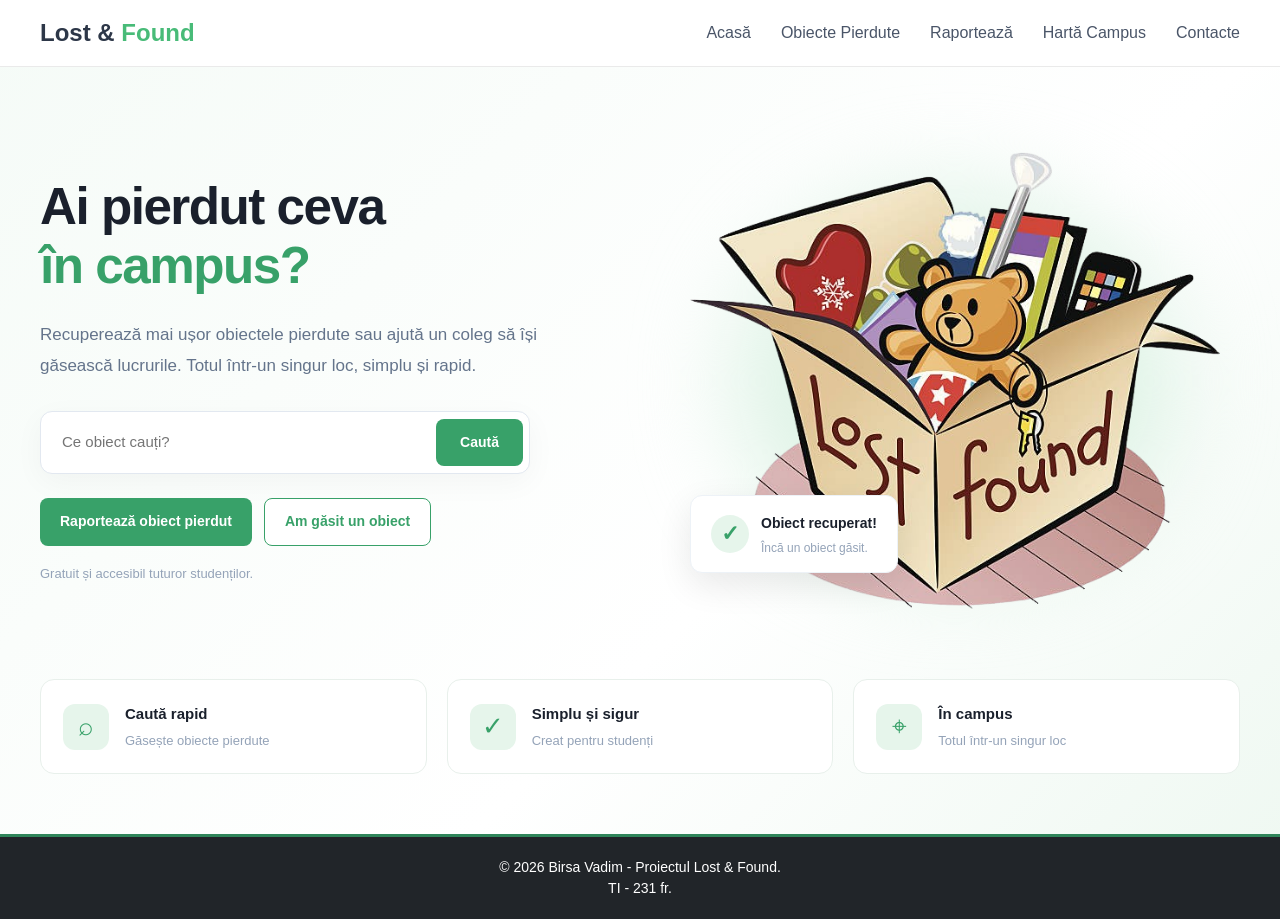
<file: lost-and-found-campusProMax/index.html>
<!DOCTYPE html>
<html lang="en">

<head>
    <meta charset="UTF-8">
    <meta name="viewport" content="width=device-width, initial-scale=1.0">
    <title>Lost & Found</title>
    <link rel="stylesheet" href="styles/normalize.css">
    <link rel="stylesheet" href="styles/header.css">
    <link rel="stylesheet" href="styles/style.css">
    <link rel="stylesheet" href="styles/footer.css">
    <link rel="icon" type="image/png" href="images/cactus.png">
</head>

<body>
    <header class="header">
        <div class="header__container">
            <p class="header__title">Lost & <span class="header__title-secondary">Found</span></p>
            <nav class="header__nav">
                <ul class="header__nav-list">
                    <li class="header__nav-item"><a href="index.html" class="header__nav-link">Acasă</a></li>
                    <li class="header__nav-item"><a href="obiecte-pierdute.html" class="header__nav-link">Obiecte Pierdute</a></li>
                    <li class="header__nav-item"><a href="raporteaza.html" class="header__nav-link">Raportează</a></li>
                    <li class="header__nav-item"><a href="harta-campus.html" class="header__nav-link">Hartă Campus</a></li>
                    <li class="header__nav-item"><a href="contacte.html" class="header__nav-link">Contacte</a></li>
                </ul>
            </nav>
        </div>
    </header>

    <main class="main">
        <section class="hero">
            <div class="hero__container">
                <div class="hero__left">
                    <h1 class="hero__title">
                        Ai pierdut ceva
                        <span>în campus?</span>
                    </h1>

                    <p class="hero__description">
                        Recuperează mai ușor obiectele pierdute
                        sau ajută un coleg să își găsească
                        lucrurile. Totul într-un singur loc,
                        simplu și rapid.
                    </p>

                    <form class="hero__search" action="#" method="get">
                        <input type="search" name="search" placeholder="Ce obiect cauți?"
                            aria-label="Caută obiecte pierdute">
                        <button type="submit">Caută</button>
                    </form>

                    <div class="hero__buttons">
                        <a href="#" class="hero__button-lost">
                            Raportează obiect pierdut
                        </a>
                        <a href="#" class="hero__button-found">
                            Am găsit un obiect
                        </a>
                    </div>

                    <p class="hero__hint">
                        Gratuit și accesibil tuturor studenților.
                    </p>
                </div>

                <div class="hero__right">
                    <div class="hero__image-wrapper">
                        <img class="hero__image" src="images/lostfound.png" alt="Obiecte pierdute și găsite">

                        <div class="hero__floating-card">
                            <span class="hero__floating-icon">✓</span>
                            <div>
                                <strong>Obiect recuperat!</strong>
                                <p>Încă un obiect găsit.</p>
                            </div>
                        </div>
                    </div>
                </div>
            </div>

            <div class="hero__features">
                <div class="hero__feature">
                    <span class="hero__feature-icon">⌕</span>
                    <div>
                        <strong>Caută rapid</strong>
                        <p>Găsește obiecte pierdute</p>
                    </div>
                </div>

                <div class="hero__feature">
                    <span class="hero__feature-icon">✓</span>
                    <div>
                        <strong>Simplu și sigur</strong>
                        <p>Creat pentru studenți</p>
                    </div>
                </div>

                <div class="hero__feature">
                    <span class="hero__feature-icon">⌖</span>
                    <div>
                        <strong>În campus</strong>
                        <p>Totul într-un singur loc</p>
                    </div>
                </div>
            </div>
            </div>
        </section>
    </main>

    <footer class="footer">
        <p>&copy; 2026 Birsa Vadim - Proiectul Lost & Found.</p>
        <p>TI - 231 fr.</p>
    </footer>
</body>

</html>
</file>
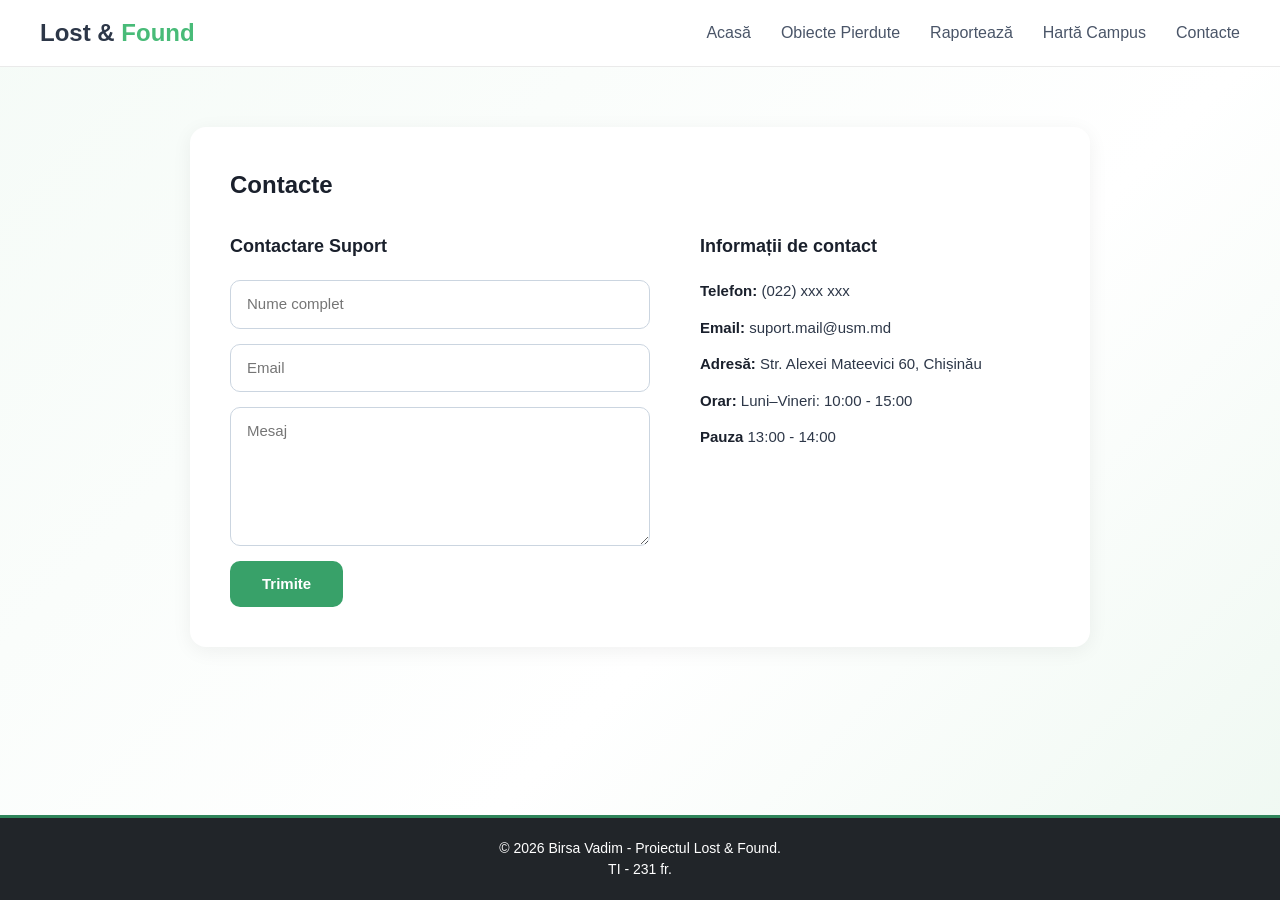
<file: lost-and-found-campusProMax/contacte.html>
<!DOCTYPE html>
<html lang="en">

<head>
    <meta charset="UTF-8">
    <meta name="viewport" content="width=device-width, initial-scale=1.0">
    <title>Lost & Found</title>
    <link rel="stylesheet" href="styles/normalize.css">
    <link rel="stylesheet" href="styles/header.css">
    <link rel="stylesheet" href="styles/style.css">
    <link rel="stylesheet" href="styles/footer.css">
    <link rel="stylesheet" href="styles/contact.css">
    <link rel="icon" type="image/png" href="images/cactus.png">
</head>

<body>
    <header class="header">
        <div class="header__container">
            <p class="header__title">Lost & <span class="header__title-secondary">Found</span></p>
            <nav class="header__nav">
                <ul class="header__nav-list">
                    <li class="header__nav-item"><a href="index.html" class="header__nav-link">Acasă</a></li>
                    <li class="header__nav-item"><a href="obiecte-pierdute.html" class="header__nav-link">Obiecte
                            Pierdute</a></li>
                    <li class="header__nav-item"><a href="raporteaza.html" class="header__nav-link">Raportează</a></li>
                    <li class="header__nav-item"><a href="harta-campus.html" class="header__nav-link">Hartă Campus</a>
                    </li>
                    <li class="header__nav-item"><a href="contacte.html" class="header__nav-link">Contacte</a></li>
                </ul>
            </nav>
        </div>
    </header>

    <main class="main">
        <section class="contact-section">
            <div class="contact-card">
                <h2 class="contact-main-title">Contacte</h2>

                <div class="contact-grid">
                    <div class="contact-form-wrapper">
                        <h3 class="contact-subtitle">Contactare Suport</h3>
                        <form class="contact-form" action="#" method="POST">
                            <input type="text" name="nume" placeholder="Nume complet" required>
                            <input type="email" name="email" placeholder="Email" required>
                            <textarea name="mesaj" rows="5" placeholder="Mesaj" required></textarea>
                            <button type="submit" class="btn-trimite">Trimite</button>
                        </form>
                    </div>

           
                    <div class="contact-info-wrapper">
                        <h3 class="contact-subtitle">Informații de contact</h3>
                        <div class="contact-details">
                            <p><strong>Telefon:</strong> (022) xxx xxx</p>
                            <p><strong>Email:</strong> suport.mail@usm.md</p>
                            <p><strong>Adresă:</strong> Str. Alexei Mateevici 60, Chișinău</p>
                            <p><strong>Orar:</strong> Luni–Vineri: 10:00 - 15:00</p>
                            <p><strong>Pauza</strong> 13:00 - 14:00</p>
                        </div>
                    </div>
                </div>
            </div>
        </section>




    </main>

    <footer class="footer">
        <p>&copy; 2026 Birsa Vadim - Proiectul Lost & Found.</p>
        <p>TI - 231 fr.</p>
    </footer>
</body>

</html>
</file>
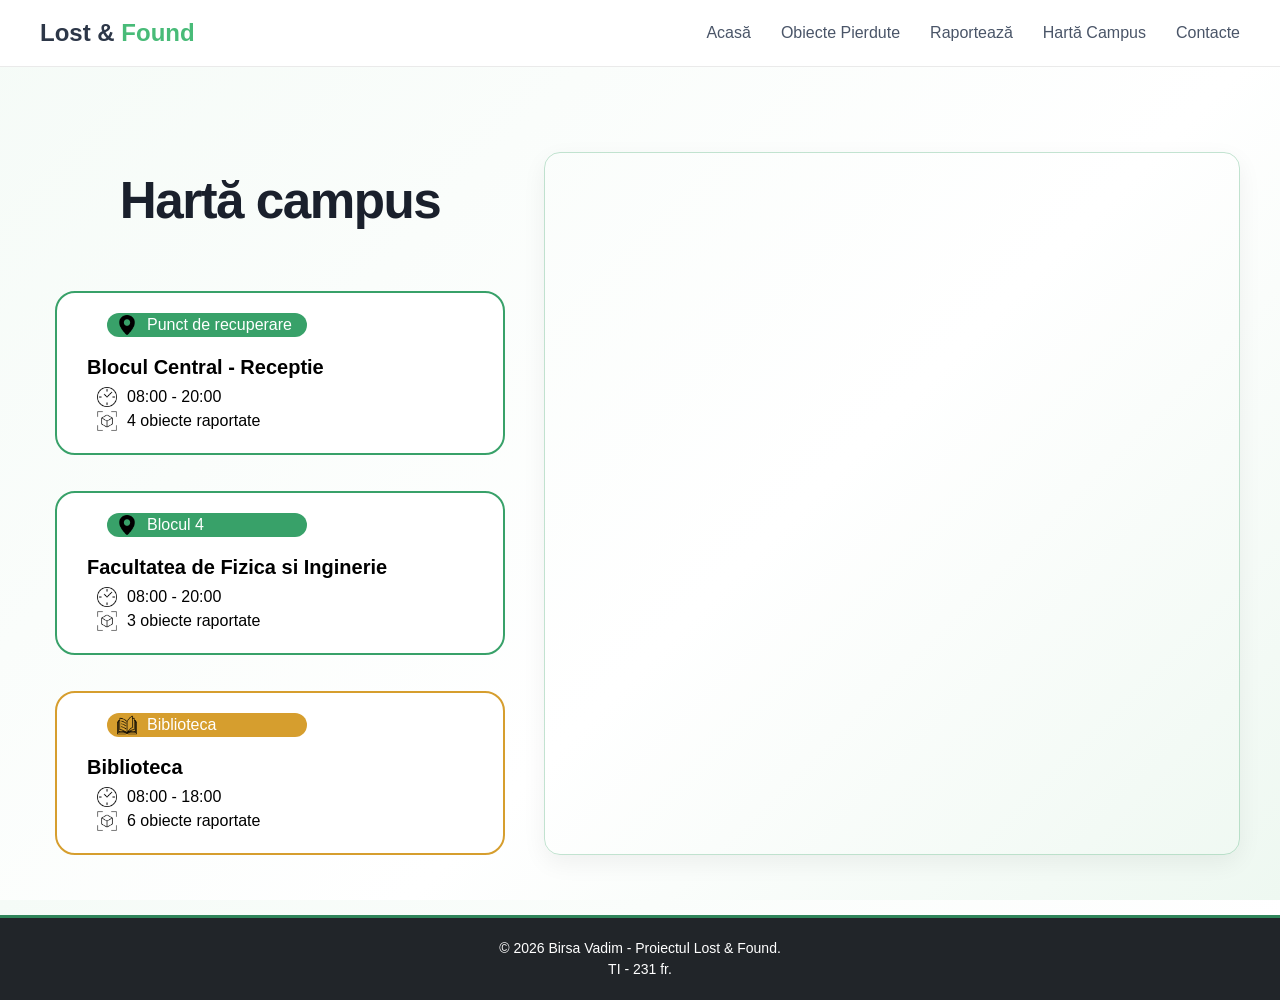
<file: lost-and-found-campusProMax/harta-campus.html>
<!DOCTYPE html>
<html lang="en">

<head>
    <meta charset="UTF-8">
    <meta name="viewport" content="width=device-width, initial-scale=1.0">
    <title>Lost & Found</title>
    <link rel="stylesheet" href="styles/normalize.css">
    <link rel="stylesheet" href="styles/header.css">
    <link rel="stylesheet" href="styles/map-section.css">
    <link rel="stylesheet" href="styles/footer.css">
    <link rel="icon" type="image/png" href="images/cactus.png">
</head>

<body>
    <header class="header">
        <div class="header__container">
            <p class="header__title">Lost & <span class="header__title-secondary">Found</span></p>
            <nav class="header__nav">
                <ul class="header__nav-list">
                    <li class="header__nav-item"><a href="index.html" class="header__nav-link">Acasă</a></li>
                    <li class="header__nav-item"><a href="obiecte-pierdute.html" class="header__nav-link">Obiecte
                            Pierdute</a></li>
                    <li class="header__nav-item"><a href="raporteaza.html" class="header__nav-link">Raportează</a></li>
                    <li class="header__nav-item"><a href="harta-campus.html" class="header__nav-link">Hartă Campus</a>
                    </li>
                    <li class="header__nav-item"><a href="contacte.html" class="header__nav-link">Contacte</a></li>
                </ul>
            </nav>
        </div>
    </header>

    <main class="main">

        <section class="map-section">
            <div class="map-section__container">
                <div class="map-section__left">
                    <h1 class="map-section__title">
                        Hartă campus
                    </h1>



                    <div class="map-section__locatie">
                        <div class="map-section__locatie-icon">
                            <div class="map-section__locatie-icon-wrapper">
                                <img src="images/location.png" alt="Iconiță locație">
                            </div>
                            <p class="map-section__locatie-icon-description">
                                Punct de recuperare
                            </p>
                        </div>

                        <p class="map-section__locatie-text">
                            Blocul Central - Receptie
                        </p>

                        <div class="map-section__icon">
                            <div class="map-section__clock">
                                <img src="images/clock.png" alt="Iconiță Ceas">
                            </div>
                            <p class="map-section__context">
                                08:00 - 20:00
                            </p>
                        </div>


                        <div class="map-section__icon">
                            <div class="map-section__object">
                                <img src="images/object.png" alt="Iconiță Obiecte">
                            </div>
                            <p class="map-section__context">
                                4 obiecte raportate
                            </p>
                        </div>

                    </div>


                    <div class="map-section__locatie">
                        <div class="map-section__locatie-icon">
                            <div class="map-section__locatie-icon-wrapper">
                                <img src="images/location.png" alt="Iconiță locație">
                            </div>
                            <p class="map-section__locatie-icon-description">
                                Blocul 4
                            </p>
                        </div>

                        <p class="map-section__locatie-text">
                            Facultatea de Fizica si Inginerie
                        </p>

                        <div class="map-section__icon">
                            <div class="map-section__clock">
                                <img src="images/clock.png" alt="Iconiță Ceas">
                            </div>
                            <p class="map-section__context">
                                08:00 - 20:00
                            </p>
                        </div>


                        <div class="map-section__icon">
                            <div class="map-section__object">
                                <img src="images/object.png" alt="Iconiță Obiecte">
                            </div>
                            <p class="map-section__context">
                                3 obiecte raportate
                            </p>
                        </div>

                    </div>

                    <div class="map-section__locatie-danger">
                        <div class="map-section__locatie-icon-danger">
                            <div class="map-section__locatie-icon-wrapper">
                                <img src="images/book.png" alt="Iconiță locație">
                            </div>
                            <p class="map-section__locatie-icon-description">
                                Biblioteca
                            </p>
                        </div>

                        <p class="map-section__locatie-text">
                            Biblioteca
                        </p>

                        <div class="map-section__icon">
                            <div class="map-section__clock">
                                <img src="images/clock.png" alt="Iconiță Ceas">
                            </div>
                            <p class="map-section__context">
                                08:00 - 18:00
                            </p>
                        </div>


                        <div class="map-section__icon">
                            <div class="map-section__object">
                                <img src="images/object.png" alt="Iconiță Obiecte">
                            </div>
                            <p class="map-section__context">
                                6 obiecte raportate
                            </p>
                        </div>

                    </div>




                </div>

                <div class="map-section__right">
                    <div class="map-section__image-wrapper">
                        <iframe
                            src="https://www.google.com/maps/embed?pb=!1m18!1m12!1m3!1d2719.539313264421!2d28.820510776885376!3d47.01920612739343!2m3!1f0!2f0!3f0!3m2!1i1024!2i768!4f13.1!3m3!1m2!1s0x40c97c2d03e2c6b1%3A0xd8e8b74ac8c3ef7b!2sMoldavian%20State%20University!5e0!3m2!1sen!2smd!4v1700000000000!5m2!1sen!2smd"
                            width="600" height="450" style="border:0;" allowfullscreen="" loading="lazy"
                            referrerpolicy="no-referrer-when-downgrade"></iframe>


                    </div>
                </div>
            </div>



        </section>
    </main>

    <footer class="footer">
        <p>&copy; 2026 Birsa Vadim - Proiectul Lost & Found.</p>
        <p>TI - 231 fr.</p>
    </footer>
</body>

</html>
</file>
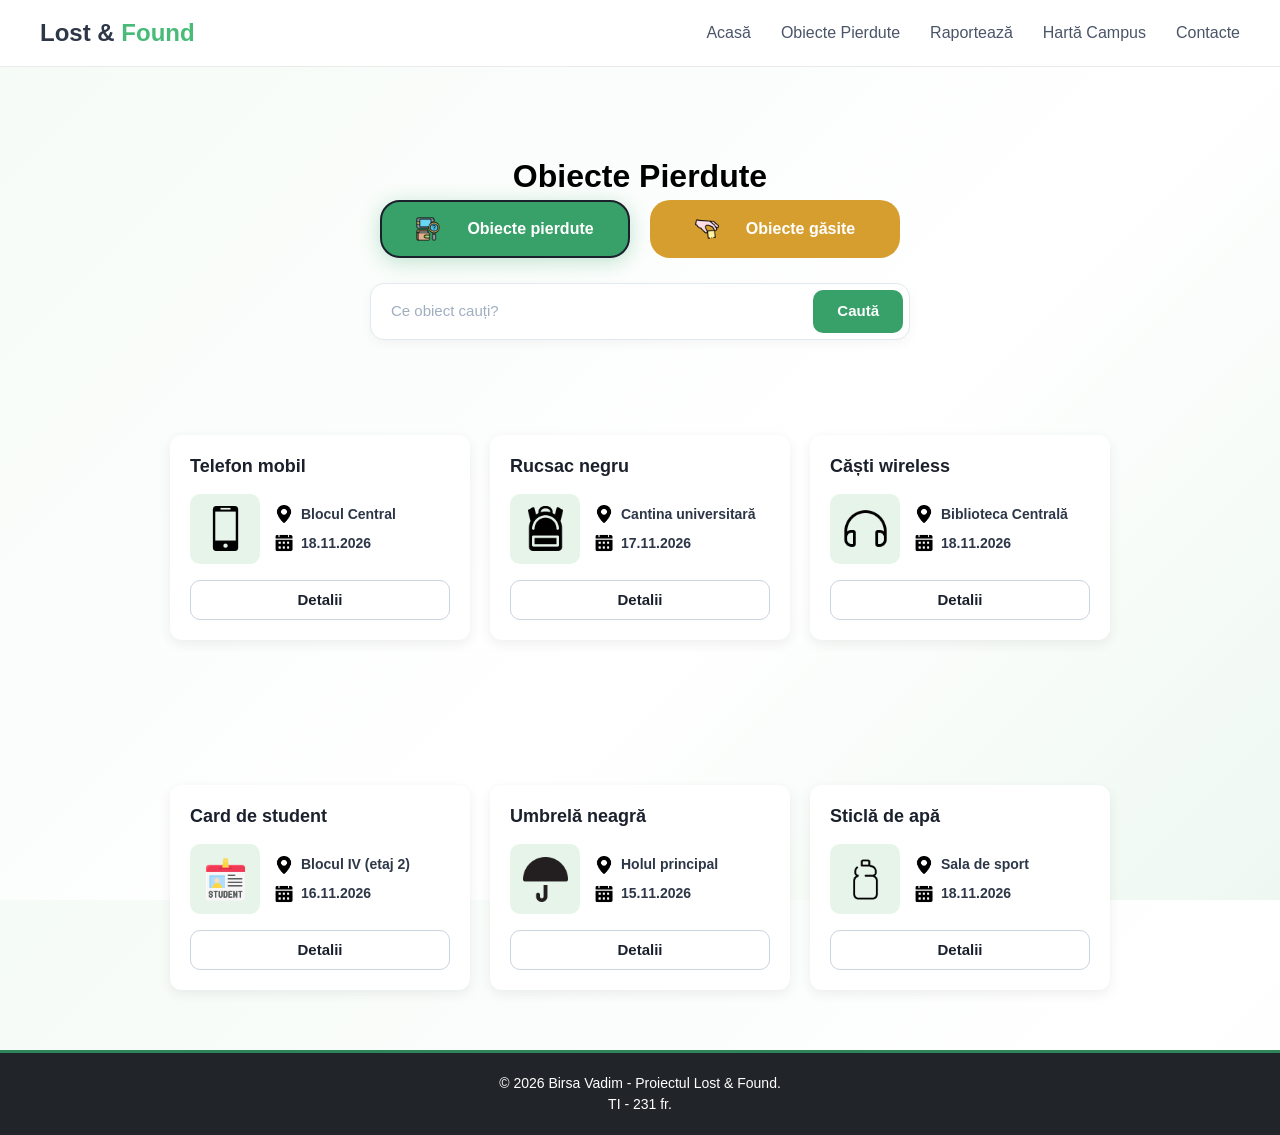
<file: lost-and-found-campusProMax/obiecte-pierdute.html>
<!DOCTYPE html>
<html lang="en">

<head>
    <meta charset="UTF-8">
    <meta name="viewport" content="width=device-width, initial-scale=1.0">
    <title>Lost & Found</title>
    <link rel="stylesheet" href="styles/normalize.css">
    <link rel="stylesheet" href="styles/header.css">
    <link rel="stylesheet" href="styles/style.css">
    <link rel="stylesheet" href="styles/footer.css">
    <link rel="stylesheet" href="styles/pierdut_style.css">
    <link rel="stylesheet" href="styles/search_user.css">
    <link rel="icon" type="image/png" href="images/cactus.png">
</head>

<body>
    <header class="header">
        <div class="header__container">
            <p class="header__title">Lost & <span class="header__title-secondary">Found</span></p>
            <nav class="header__nav">
                <ul class="header__nav-list">
                    <li class="header__nav-item"><a href="index.html" class="header__nav-link">Acasă</a></li>
                    <li class="header__nav-item"><a href="obiecte-pierdute.html" class="header__nav-link">Obiecte
                            Pierdute</a></li>
                    <li class="header__nav-item"><a href="raporteaza.html" class="header__nav-link">Raportează</a></li>
                    <li class="header__nav-item"><a href="harta-campus.html" class="header__nav-link">Hartă Campus</a>
                    </li>
                    <li class="header__nav-item"><a href="contacte.html" class="header__nav-link">Contacte</a></li>
                </ul>
            </nav>
        </div>
    </header>

    <main class="main">
        <div class="search-section">
            <h1>Obiecte Pierdute </h1>


            <div class="button_pierdut-gasit">

                <a href="obiecte-pierdute.html" class="tab-buton pierdut activ">
                    <div class="image__lost">
                        <img src="images/lost.png" alt="Obiect pierdut">
                    </div>
                    <span>Obiecte pierdute</span>
                </a>

                <a href="obiecte_gasite.html" class="tab-buton gasit">
                    <div class="image__found">
                        <img src="images/found.png" alt="Obiect găsit">
                    </div>
                    <span>Obiecte găsite</span>
                </a>


            </div>
            <div class="user__search">
                <input type="search" name="search" placeholder="Ce obiect cauți?" aria-label="Caută obiecte pierdute">
                <button type="submit">Caută</button>
            </div>

        </div>


        <div class="content__item">


            <div class="item__n">

                <div class="titllu_item">
                    <p class="titlu_content">Telefon mobil </p>
                </div>

                <div class="info__item">
                    <div class="capsula__imagine">
                        <img class="imagine__item" src="images/cell-phone.png" alt="Pierdut">

                    </div>
                    <div class="descriere">
                        <div class="descriere-info">
                            <img src="images/location.png" class="image-info">
                            <p class="det">Blocul Central</p>
                        </div>

                        <div class="descriere-info">
                            <img src="images/calendar.png" class="image-info">
                            <p class="det">18.11.2026</p>

                        </div>
                    </div>
                </div>
                <button class="button_detalii">Detalii</button>

            </div>

            <div class="item__n">
                <div class="titllu_item">
                    <p class="titlu_content">Rucsac negru</p>
                </div>
                <div class="info__item">
                    <div class="capsula__imagine">
                        <img class="imagine__item" src="images/school-book-bag.png" alt="Pierdut">
                    </div>
                    <div class="descriere">
                        <div class="descriere-info">
                            <img src="images/location.png" class="image-info">
                            <p class="det">Cantina universitară</p>
                        </div>
                        <div class="descriere-info">
                            <img src="images/calendar.png" class="image-info">
                            <p class="det">17.11.2026</p>
                        </div>
                    </div>
                </div>
                <button class="button_detalii">Detalii</button>
            </div>

            <div class="item__n">
                <div class="titllu_item">
                    <p class="titlu_content">Căști wireless</p>
                </div>
                <div class="info__item">
                    <div class="capsula__imagine">
                        <img class="imagine__item" src="images/headphone.png" alt="Pierdut">
                    </div>
                    <div class="descriere">
                        <div class="descriere-info">
                            <img src="images/location.png" class="image-info">
                            <p class="det">Biblioteca Centrală</p>
                        </div>
                        <div class="descriere-info">
                            <img src="images/calendar.png" class="image-info">
                            <p class="det">18.11.2026</p>
                        </div>
                    </div>
                </div>
                <button class="button_detalii">Detalii</button>
            </div>

        </div>

        <div class="content__item">
            <div class="item__n">
                <div class="titllu_item">
                    <p class="titlu_content">Card de student</p>
                </div>
                <div class="info__item">
                    <div class="capsula__imagine">
                        <img class="imagine__item" src="images/student-card.png" alt="Pierdut">
                    </div>
                    <div class="descriere">
                        <div class="descriere-info">
                            <img src="images/location.png" class="image-info">
                            <p class="det">Blocul IV (etaj 2)</p>
                        </div>
                        <div class="descriere-info">
                            <img src="images/calendar.png" class="image-info">
                            <p class="det">16.11.2026</p>
                        </div>
                    </div>
                </div>
                <button class="button_detalii">Detalii</button>
            </div>

            <div class="item__n">
                <div class="titllu_item">
                    <p class="titlu_content">Umbrelă neagră</p>
                </div>
                <div class="info__item">
                    <div class="capsula__imagine">
                        <img class="imagine__item" src="images/umbrela.png" alt="Pierdut">
                    </div>
                    <div class="descriere">
                        <div class="descriere-info">
                            <img src="images/location.png" class="image-info">
                            <p class="det">Holul principal</p>
                        </div>
                        <div class="descriere-info">
                            <img src="images/calendar.png" class="image-info">
                            <p class="det">15.11.2026</p>
                        </div>
                    </div>
                </div>
                <button class="button_detalii">Detalii</button>
            </div>

            <div class="item__n">
                <div class="titllu_item">
                    <p class="titlu_content">Sticlă de apă</p>
                </div>
                <div class="info__item">
                    <div class="capsula__imagine">
                        <img class="imagine__item" src="images/bottle.png" alt="Pierdut">
                    </div>
                    <div class="descriere">
                        <div class="descriere-info">
                            <img src="images/location.png" class="image-info">
                            <p class="det">Sala de sport</p>
                        </div>
                        <div class="descriere-info">
                            <img src="images/calendar.png" class="image-info">
                            <p class="det">18.11.2026</p>
                        </div>
                    </div>
                </div>
                <button class="button_detalii">Detalii</button>
            </div>
        </div>


        </div>
    </main>

    <footer class="footer">
        <p>&copy; 2026 Birsa Vadim - Proiectul Lost & Found.</p>
        <p>TI - 231 fr.</p>
    </footer>
</body>

</html>
</file>
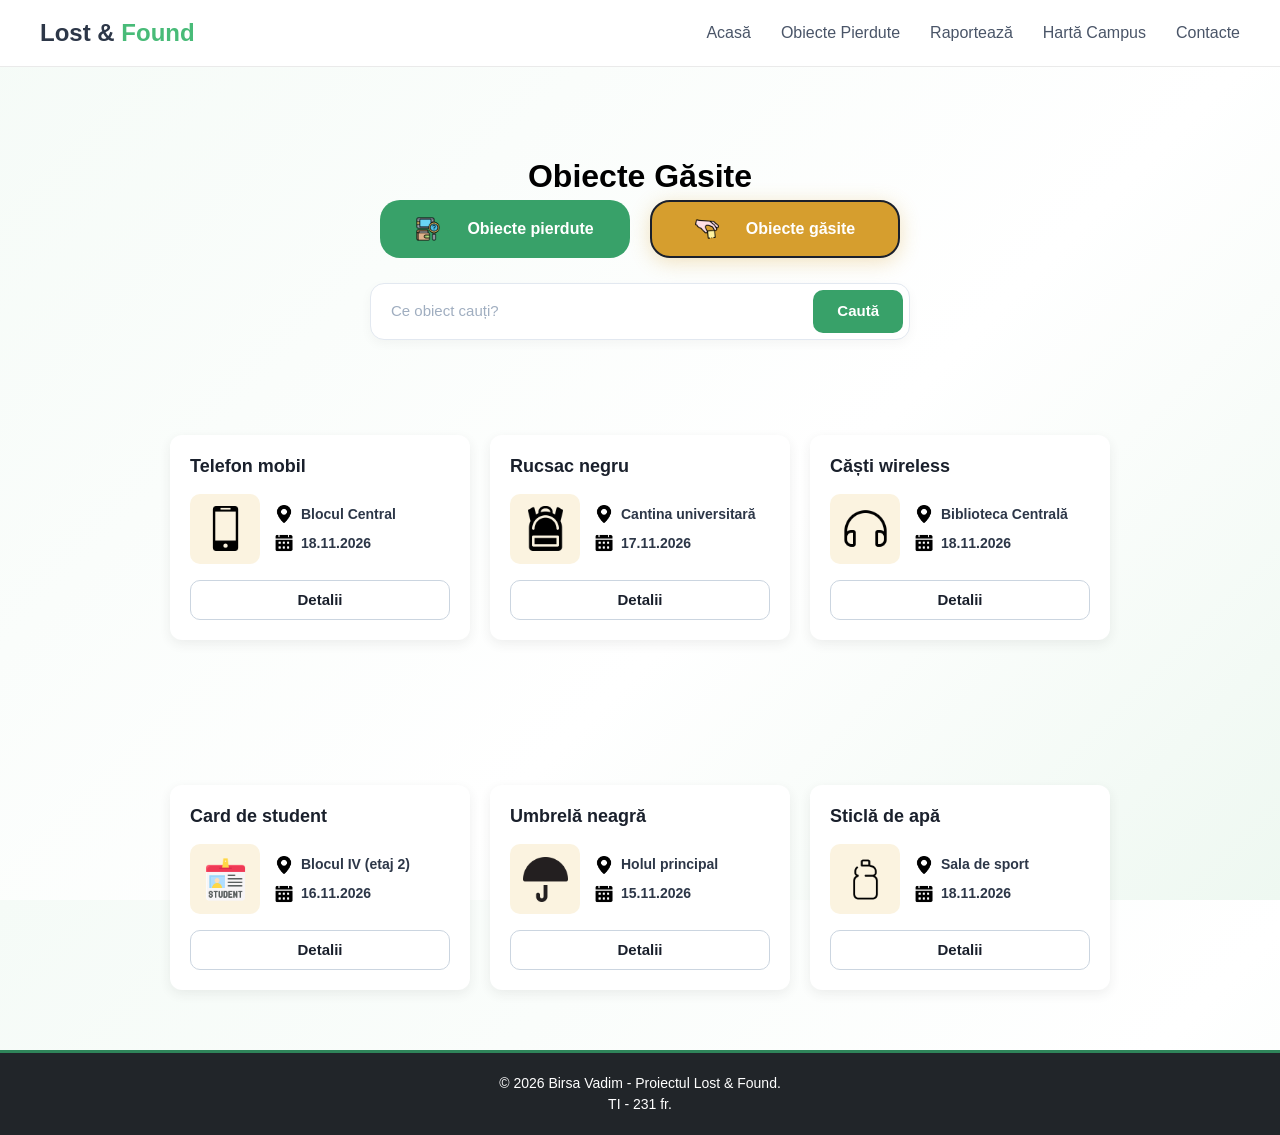
<file: lost-and-found-campusProMax/obiecte_gasite.html>
<!DOCTYPE html>
<html lang="en">

<head>
    <meta charset="UTF-8">
    <meta name="viewport" content="width=device-width, initial-scale=1.0">
    <title>Lost & Found</title>
    <link rel="stylesheet" href="styles/normalize.css">
    <link rel="stylesheet" href="styles/header.css">
    <link rel="stylesheet" href="styles/style.css">
    <link rel="stylesheet" href="styles/footer.css">
    <link rel="stylesheet" href="styles/gasit_style.css">
    <link rel="stylesheet" href="styles/search_user.css">
    <link rel="icon" type="image/png" href="images/cactus.png">
</head>

<body>
    <header class="header">
        <div class="header__container">
            <p class="header__title">Lost & <span class="header__title-secondary">Found</span></p>
            <nav class="header__nav">
                <ul class="header__nav-list">
                    <li class="header__nav-item"><a href="index.html" class="header__nav-link">Acasă</a></li>
                    <li class="header__nav-item"><a href="obiecte-pierdute.html" class="header__nav-link">Obiecte
                            Pierdute</a></li>
                    <li class="header__nav-item"><a href="raporteaza.html" class="header__nav-link">Raportează</a></li>
                    <li class="header__nav-item"><a href="harta-campus.html" class="header__nav-link">Hartă Campus</a>
                    </li>
                    <li class="header__nav-item"><a href="contacte.html" class="header__nav-link">Contacte</a></li>
                </ul>
            </nav>
        </div>
    </header>

    <main class="main">
        <div class="search-section">
            <h1>Obiecte Găsite </h1>


            <div class="button_pierdut-gasit">

                <a href="obiecte-pierdute.html" class="tab-buton pierdut ">
                    <div class="image__lost">
                        <img src="images/lost.png" alt="Obiect pierdut">
                    </div>
                    <span>Obiecte pierdute</span>
                </a>

                <a href="obiecte_gasite.html" class="tab-buton gasit activ">
                    <div class="image__found">
                        <img src="images/found.png" alt="Obiect găsit">
                    </div>
                    <span>Obiecte găsite</span>
                </a>



            </div>
            <div class="user__search">
                <input type="search" name="search" placeholder="Ce obiect cauți?" aria-label="Caută obiecte pierdute">
                <button type="submit">Caută</button>
            </div>

        </div>

        <div class="content__item">


            <div class="item__n">

                <div class="titllu_item">
                    <p class="titlu_content">Telefon mobil </p>
                </div>

                <div class="info__item">
                    <div class="capsula__imagine">
                        <img class="imagine__item" src="images/cell-phone.png" alt="Pierdut">

                    </div>
                    <div class="descriere">
                        <div class="descriere-info">
                            <img src="images/location.png" class="image-info">
                            <p class="det">Blocul Central</p>
                        </div>

                        <div class="descriere-info">
                            <img src="images/calendar.png" class="image-info">
                            <p class="det">18.11.2026</p>

                        </div>
                    </div>
                </div>
                <button class="button_detalii">Detalii</button>

            </div>

            <div class="item__n">
                <div class="titllu_item">
                    <p class="titlu_content">Rucsac negru</p>
                </div>
                <div class="info__item">
                    <div class="capsula__imagine">
                        <img class="imagine__item" src="images/school-book-bag.png" alt="Pierdut">
                    </div>
                    <div class="descriere">
                        <div class="descriere-info">
                            <img src="images/location.png" class="image-info">
                            <p class="det">Cantina universitară</p>
                        </div>
                        <div class="descriere-info">
                            <img src="images/calendar.png" class="image-info">
                            <p class="det">17.11.2026</p>
                        </div>
                    </div>
                </div>
                <button class="button_detalii">Detalii</button>
            </div>

            <div class="item__n">
                <div class="titllu_item">
                    <p class="titlu_content">Căști wireless</p>
                </div>
                <div class="info__item">
                    <div class="capsula__imagine">
                        <img class="imagine__item" src="images/headphone.png" alt="Pierdut">
                    </div>
                    <div class="descriere">
                        <div class="descriere-info">
                            <img src="images/location.png" class="image-info">
                            <p class="det">Biblioteca Centrală</p>
                        </div>
                        <div class="descriere-info">
                            <img src="images/calendar.png" class="image-info">
                            <p class="det">18.11.2026</p>
                        </div>
                    </div>
                </div>
                <button class="button_detalii">Detalii</button>
            </div>

        </div>

        <div class="content__item">
            <div class="item__n">
                <div class="titllu_item">
                    <p class="titlu_content">Card de student</p>
                </div>
                <div class="info__item">
                    <div class="capsula__imagine">
                        <img class="imagine__item" src="images/student-card.png" alt="Pierdut">
                    </div>
                    <div class="descriere">
                        <div class="descriere-info">
                            <img src="images/location.png" class="image-info">
                            <p class="det">Blocul IV (etaj 2)</p>
                        </div>
                        <div class="descriere-info">
                            <img src="images/calendar.png" class="image-info">
                            <p class="det">16.11.2026</p>
                        </div>
                    </div>
                </div>
                <button class="button_detalii">Detalii</button>
            </div>

            <div class="item__n">
                <div class="titllu_item">
                    <p class="titlu_content">Umbrelă neagră</p>
                </div>
                <div class="info__item">
                    <div class="capsula__imagine">
                        <img class="imagine__item" src="images/umbrela.png" alt="Pierdut">
                    </div>
                    <div class="descriere">
                        <div class="descriere-info">
                            <img src="images/location.png" class="image-info">
                            <p class="det">Holul principal</p>
                        </div>
                        <div class="descriere-info">
                            <img src="images/calendar.png" class="image-info">
                            <p class="det">15.11.2026</p>
                        </div>
                    </div>
                </div>
                <button class="button_detalii">Detalii</button>
            </div>

            <div class="item__n">
                <div class="titllu_item">
                    <p class="titlu_content">Sticlă de apă</p>
                </div>
                <div class="info__item">
                    <div class="capsula__imagine">
                        <img class="imagine__item" src="images/bottle.png" alt="Pierdut">
                    </div>
                    <div class="descriere">
                        <div class="descriere-info">
                            <img src="images/location.png" class="image-info">
                            <p class="det">Sala de sport</p>
                        </div>
                        <div class="descriere-info">
                            <img src="images/calendar.png" class="image-info">
                            <p class="det">18.11.2026</p>
                        </div>
                    </div>
                </div>
                <button class="button_detalii">Detalii</button>
            </div>
        </div>

        </div>
    </main>

    <footer class="footer">
        <p>&copy; 2026 Birsa Vadim - Proiectul Lost & Found.</p>
        <p>TI - 231 fr.</p>
    </footer>
</body>

</html>
</file>
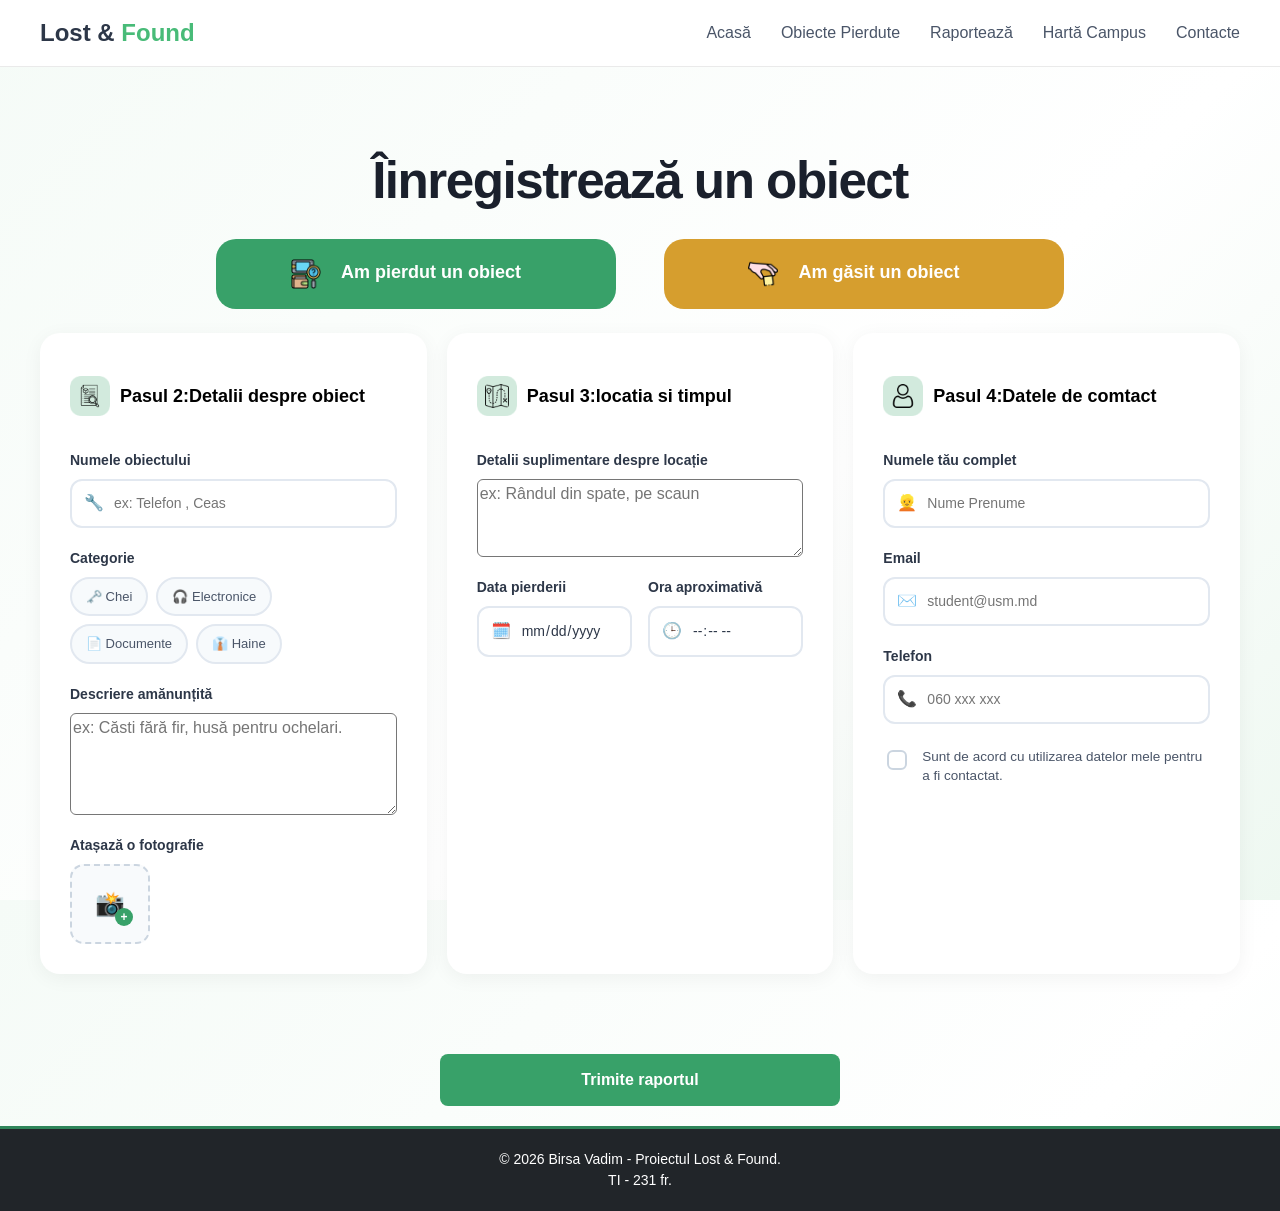
<file: lost-and-found-campusProMax/raporteaza.html>
<!DOCTYPE html>
<html lang="en">

<head>
    <meta charset="UTF-8">
    <meta name="viewport" content="width=device-width, initial-scale=1.0">
    <title>Lost & Found</title>
    <link rel="stylesheet" href="styles/normalize.css">
    <link rel="stylesheet" href="styles/header.css">
    <link rel="stylesheet" href="styles/style.css">
    <link rel="stylesheet" href="styles/footer.css">
    <link rel="stylesheet" href="styles/raporteaza.css">
    <link rel="stylesheet" href="styles/raport-info.css">
    <link rel="icon" type="image/png" href="images/cactus.png">
</head>

<body>
    <header class="header">
        <div class="header__container">
            <p class="header__title">Lost & <span class="header__title-secondary">Found</span></p>
            <nav class="header__nav">
                <ul class="header__nav-list">
                    <li class="header__nav-item"><a href="index.html" class="header__nav-link">Acasă</a></li>
                    <li class="header__nav-item"><a href="obiecte-pierdute.html" class="header__nav-link">Obiecte
                            Pierdute</a></li>
                    <li class="header__nav-item"><a href="raporteaza.html" class="header__nav-link">Raportează</a></li>
                    <li class="header__nav-item"><a href="harta-campus.html" class="header__nav-link">Hartă Campus</a>
                    </li>
                    <li class="header__nav-item"><a href="contacte.html" class="header__nav-link">Contacte</a></li>
                </ul>
            </nav>
        </div>
    </header>

    <main class="main">
        <div class="raport-section">
            <h1>Îinregistrează un obiect</h1>

            <form clsass="raport-form_content" action="#" method="post">
                <div class="button_pierdut-gasit">

                    <div class="raport-selector__pierdut">
                        <input class="radio__checked-pierdut" type="radio" id="pierdut" name="tip_raport"
                            value="pierdut" style="display: none;">
                        <div class="label-image__lost">
                            <div class="image__lost">
                                <img src="images/lost.png" alt="Obiect pierdut">
                            </div>
                            <label class="form__label-pierdut" for="pierdut">Am pierdut un obiect</label>
                        </div>

                    </div>

                    <div class="raport-selector__found">
                        <input type="radio" id="found" name="tip_raport" value="gasit" style="display: none;">
                        <div class="label-image__found">
                            <div class="image__found">
                                <img src="images/found.png" alt="Obiect găsit">
                            </div>
                            <label class="form__label-found" for="found">Am găsit un obiect</label>
                        </div>
                    </div>



                </div>

                <div class="raport__form-content">

                    <div class="raport__pas-detalii">

                        <div class="titlu-pas">

                            <div class="image-label">
                                <image class="pas" src="images/pas2.png" alt="Pas 2 Img"></image>
                            </div>

                            <h2 class="raport__titlu">Pasul 2:Detalii despre obiect</h2>

                        </div>

                        <div class="form-group">
                            <label for="nume-obiect">Numele obiectului</label>
                            <div class="input-with-icon">
                                <span class="input-icon">🔧</span>
                                <input type="text" id="nume-obiect" name="nume_obiect" placeholder="ex: Telefon , Ceas ">
                            </div>
                        </div>

                        <div class="form-group">
                            <label>Categorie</label>
                            <div class="categories-container">
                                <button type="button" class="category-chip">🗝️ Chei</button>
                                <button type="button" class="category-chip">🎧 Electronice</button>
                                <button type="button" class="category-chip">📄 Documente</button>
                                <button type="button" class="category-chip">👔 Haine</button>
                            </div>
                        </div>

                        <div class="form-group">
                            <label for="descriere">Descriere amănunțită</label>
                            <textarea id="descriere" name="descriere" rows="4"
                                placeholder="ex: Căsti fără fir, husă pentru ochelari."></textarea>
                        </div>

                        <div class="form-group">
                            <label>Atașază o fotografie</label>
                            <div class="upload-box">
                                <div class="upload-icon-container">
                                    <span class="camera-icon">📸</span>
                                    <span class="plus-badge">+</span>
                                </div>
                                <input type="file" id="foto-obiect" name="foto_obiect" accept="image/*"
                                    style="display: none;">
                            </div>
                        </div>

                    </div>

                    <div class="raport__pas-locatie-timp">
                        <div class="titlu-pas">

                            <div class="image-label">
                                <image class="pas" src="images/pas3.png" alt="Pas 3 Img"></image>
                            </div>

                            <h2 class="raport__titlu">Pasul 3:locatia si timpul</h2>
                        </div>

                        <div class="form-group">
                            <label for="detalii-locatie">Detalii suplimentare despre locație</label>
                            <textarea id="detalii-locatie" name="detalii_locatie" rows="3"
                                placeholder="ex: Rândul din spate, pe scaun"></textarea>
                        </div>

                        <div class="form-row">

                            <div class="form-group half-width">
                                <label for="data-pierderii">Data pierderii</label>
                                <div class="input-with-icon">
                                    <span class="input-icon">🗓️</span>
                                    <input type="date" id="data-pierderii" name="data_pierderii">
                                </div>
                            </div>


                            <div class="form-group half-width">
                                <label for="ora-aproximativa">Ora aproximativă</label>
                                <div class="input-with-icon">
                                    <span class="input-icon">🕒</span>
                                    <input type="time" id="ora-aproximativa" name="ora_aproximativa">
                                </div>
                            </div>

                        </div>

                    </div>


                    <div class="raport__pas-date-contact">

                        <div class="titlu-pas">
                            <div class="image-label">
                                <image class="pas" src="images/pas4.png" alt="Pas 4 Img"></image>
                            </div>

                            <h2 class="raport__titlu">Pasul 4:Datele de comtact</h2>
                        </div>

                        <div class="form-group">
                            <label for="nume-complet">Numele tău complet</label>
                            <div class="input-with-icon">
                                <span class="input-icon">👱</span>
                                <input type="text" id="nume-complet" name="nume_complet" placeholder="Nume Prenume "
                                    required>
                            </div>
                        </div>

                        <div class="form-group">
                            <label for="email-institutional">
                                Email  
                            </label>
                            <div class="input-with-icon">
                                <span class="input-icon">✉️</span>
                                <input type="email" id="email-institutional" name="email_institutional"
                                    placeholder="student@usm.md" required>
                            </div>
                        </div>


                        <div class="form-group">
                            <label for="telefon">Telefon</label>
                            <div class="input-with-icon">
                                <span class="input-icon">📞</span>
                                <input type="tel" id="telefon" name="telefon" placeholder="060 xxx xxx" required>
                            </div>
                        </div>


                        <div class="checkbox-group">
                            <input type="checkbox" id="acord-date" name="acord_date" required>
                            <label for="acord-date">Sunt de acord cu utilizarea datelor mele pentru a fi
                                contactat.</label>
                        </div>

                    </div>



                </div>


        </div>
        </div>

        <div class="raport_trimite-button">

            <button type="submit">Trimite raportul</button>

        </div>
        </form>

        </div>









    </main>

    <footer class="footer">
        <p>&copy; 2026 Birsa Vadim - Proiectul Lost & Found.</p>
        <p>TI - 231 fr.</p>
    </footer>
</body>

</html>
</file>
<file: lost-and-found-campusProMax/styles/header.css>
.header {
    background-color: #ffffff;
    border-bottom: 1px solid #eaeaea;
    padding: 15px 40px;
    width: 100%;
}

.header__container {
    display: flex;
    align-items: center;
    justify-content: space-between;
    max-width: 1400px;
    margin: 0 auto;
}

.header__title {
    font-size: 24px;
    font-weight: 700;
    color: #2d3748;
    margin: 0;
}

.header__title-secondary {
    color: #48bb78;
}

.header__nav {
    display: flex;
    align-items: center;
}

.header__nav-list {
    display: flex;
    gap: 30px;
    list-style: none;
    margin: 0;
    padding: 0;
}

.header__nav-link {
    text-decoration: none;
    color: #4a5568;
    font-weight: 500;
    font-size: 16px;
    transition: color 0.2s ease;
}

.header__nav-link:hover {
    color: #38a169;
}
</file>
<file: lost-and-found-campusProMax/styles/style.css>
.hero {
    position: relative;
    display: flex;
    flex-direction: column;
    align-items: center;
    width: 100%;
    padding: 85px 20px 60px;
    overflow: hidden;
    box-sizing: border-box;
}

.hero__container {
    display: flex;
    justify-content: space-between;
    align-items: center;
    max-width: 1200px;
    width: 100%;
    gap: 60px;
}

.hero__left {
    flex: 1;
    max-width: 570px;
}

.hero__badge {
    display: inline-flex;
    align-items: center;
    gap: 9px;
    padding: 9px 15px;
    margin-bottom: 24px;
    border-radius: 30px;
    background: #e6f5eb;
    color: #2f855a;
    font-size: 13px;
    font-weight: 600;
}

.hero__badge-dot {
    width: 8px;
    height: 8px;
    border-radius: 50%;
    background: #38a169;
}

.hero__title {
    font-size: clamp(36px, 4vw, 54px);
    font-weight: 800;
    line-height: 1.15;
    letter-spacing: -1.5px;
    color: #1a202c;
    margin: 0 0 24px;
}

.hero__title span {
    display: block;
    color: #38a169;
}

.hero__description {
    max-width: 500px;
    font-size: 17px;
    line-height: 1.8;
    color: #64748b;
    margin-bottom: 30px;
}

.hero__search {
    display: flex;
    align-items: center;
    width: 100%;
    max-width: 490px;
    padding: 6px;
    margin-bottom: 24px;
    background: #ffffff;
    border: 1px solid #e2e8f0;
    border-radius: 12px;
    box-shadow: 0 8px 30px rgba(0, 0, 0, 0.04);
    box-sizing: border-box;
}

.hero__search input {
    flex: 1;
    min-width: 0;
    padding: 13px 15px;
    border: none;
    outline: none;
    background: transparent;
    font-size: 15px;
    color: #1a202c;
}

.hero__search button {
    padding: 13px 24px;
    border: none;
    border-radius: 8px;
    background: #38a169;
    color: white;
    font-size: 14px;
    font-weight: 600;
    cursor: pointer;
    transition: background 0.2s ease;
}

.hero__search button:hover {
    background: #2f855a;
}

.hero__buttons {
    display: flex;
    align-items: center;
    flex-wrap: wrap;
    gap: 12px;
}

.hero__button-lost,
.hero__button-found {
    display: inline-flex;
    align-items: center;
    justify-content: center;
    min-height: 48px;
    padding: 12px 20px;
    border-radius: 8px;
    font-size: 14px;
    font-weight: 600;
    text-decoration: none;
    transition: all 0.2s ease;
    box-sizing: border-box;
}

.hero__button-lost {
    background: #38a169;
    color: #ffffff;
}

.hero__button-lost:hover {
    background: #2f855a;
    transform: translateY(-2px);
}

.hero__button-found {
    background: #ffffff;
    color: #38a169;
    border: 1px solid #38a169;
}

.hero__button-found:hover {
    background: #e6f5eb;
    transform: translateY(-2px);
}

.hero__hint {
    margin-top: 18px;
    font-size: 13px;
    color: #94a3b8;
}

.hero__right {
    flex: 1;
    display: flex;
    justify-content: center;
    min-width: 0;
}

.hero__image-wrapper {
    position: relative;
    width: 100%;
    max-width: 530px;
}

.hero__image-wrapper::before {
    content: "";
    position: absolute;
    inset: 8%;
    background: #dff3e6;
    border-radius: 50%;
    filter: blur(45px);
    z-index: 0;
}

.hero__image {
    position: relative;
    z-index: 1;
    display: block;
    width: 100%;
    height: auto;
    object-fit: contain;
}

.hero__floating-card {
    position: absolute;
    z-index: 2;
    left: 0;
    bottom: 8%;
    display: flex;
    align-items: center;
    gap: 12px;
    padding: 15px 20px;
    background: #ffffff;
    border: 1px solid #edf2f7;
    border-radius: 12px;
    box-shadow: 0 12px 35px rgba(0, 0, 0, 0.09);
}

.hero__floating-icon {
    display: flex;
    align-items: center;
    justify-content: center;
    width: 38px;
    height: 38px;
    border-radius: 50%;
    background: #e6f5eb;
    color: #38a169;
    font-size: 22px;
    font-weight: 700;
}

.hero__floating-card strong {
    font-size: 14px;
    color: #1a202c;
}

.hero__floating-card p {
    margin: 4px 0 0;
    font-size: 12px;
    color: #94a3b8;
}

.hero__features {
    display: grid;
    grid-template-columns: repeat(3, 1fr);
    gap: 20px;
    width: 100%;
    max-width: 1200px;
    margin-top: 70px;
    box-sizing: border-box;
}

.hero__feature {
    display: flex;
    align-items: center;
    gap: 16px;
    padding: 22px;
    background: #ffffff;
    border: 1px solid #e8f0eb;
    border-radius: 14px;
    box-sizing: border-box;
}

.hero__feature-icon {
    display: flex;
    align-items: center;
    justify-content: center;
    flex-shrink: 0;
    width: 46px;
    height: 46px;
    border-radius: 12px;
    background: #e6f5eb;
    color: #38a169;
    font-size: 26px;
}

.hero__feature strong {
    font-size: 15px;
    color: #1a202c;
}

.hero__feature p {
    margin: 5px 0 0;
    font-size: 13px;
    color: #94a3b8;
}

@media (max-width: 992px) {
    .hero__container {
        flex-direction: column;
        text-align: center;
        gap: 40px;
    }

    .hero__left {
        max-width: 100%;
        display: flex;
        flex-direction: column;
        align-items: center;
    }

    .hero__description {
        margin-left: auto;
        margin-right: auto;
    }

    .hero__search {
        margin-left: auto;
        margin-right: auto;
    }

    .hero__buttons {
        justify-content: center;
    }

    .hero__features {
        grid-template-columns: 1fr;
    }

    .hero__floating-card {
        left: 50%;
        transform: translateX(-50%);
        bottom: -20px;
        width: 80%;
        max-width: 300px;
    }
}

@media (max-width: 600px) {
    .hero {
        padding: 50px 15px 40px;
    }

    .hero__search {
        flex-direction: column;
        background: transparent;
        border: none;
        box-shadow: none;
        gap: 10px;
        padding: 0;
    }

    .hero__search input {
        width: 100%;
        background: #ffffff;
        border: 1px solid #e2e8f0;
        border-radius: 12px;
        padding: 12px 16px;
        box-sizing: border-box;
    }

    .hero__search button {
        width: 100%;
        padding: 12px;
    }

    .hero__buttons {
        flex-direction: column;
        width: 100%;
    }

    .hero__button-lost,
    .hero__button-found {
        width: 100%;
    }

    .hero__feature {
        flex-direction: column;
        text-align: center;
    }
}
</file>
<file: lost-and-found-campusProMax/styles/footer.css>
footer {

    background-color: #212529;
    color: #ffffff;
    text-align: center;
    padding: 20px;
    font-size: 14px;
    border-top: 3px solid #2f855a;
    margin-top: auto;
    
}
</file>
<file: lost-and-found-campusProMax/styles/contact.css>
.contact-section {
    display: flex;
    justify-content: center;
    padding: 60px 20px;
    width: 100%;
    box-sizing: border-box;
}

.contact-card {
    background-color: #ffffff;
    border-radius: 16px;
    width: 100%;
    max-width: 900px;
    padding: 40px;
    box-shadow: 0 4px 20px rgba(0, 0, 0, 0.06);
    box-sizing: border-box;
}

.contact-main-title {
    font-size: 24px;
    font-weight: 700;
    color: #1a202c;
    margin: 0 0 30px 0;
}


.contact-grid {
    display: flex;
    gap: 50px;
    flex-wrap: wrap; 
}

.contact-form-wrapper {
    flex: 1.2; 
    min-width: 280px;
}

.contact-info-wrapper {
    flex: 1;
    min-width: 250px;
}

.contact-subtitle {
    font-size: 18px;
    font-weight: 700;
    color: #1a202c;
    margin: 0 0 20px 0;
}

.contact-form {
    display: flex;
    flex-direction: column;
    gap: 15px;
}

.contact-form input,
.contact-form textarea {
    width: 100%;
    padding: 12px 16px;
    border: 1px solid #cbd5e0;
    border-radius: 10px;
    font-size: 15px;
    font-family: inherit;
    color: #1a202c;
    box-sizing: border-box;
    transition: border-color 0.2s ease, box-shadow 0.2s ease;
}

.contact-form textarea {
    resize: vertical; 
}

.contact-form input:focus,
.contact-form textarea:focus {
    outline: none;
    border-color: #38a169;
    box-shadow: 0 0 0 3px rgba(56, 161, 105, 0.15);
}

.btn-trimite {
    align-self: flex-start;
    background-color: #38a169;
    color: #ffffff;
    border: none;
    border-radius: 10px;
    padding: 12px 32px;
    font-size: 15px;
    font-weight: 600;
    cursor: pointer;
    transition: background-color 0.2s ease;
}

.btn-trimite:hover {
    background-color: #2f855a;
}


.contact-details {
    display: flex;
    flex-direction: column;
    gap: 14px;
}

.contact-details p {
    margin: 0;
    font-size: 15px;
    color: #2d3748;
    line-height: 1.5;
}

.contact-details strong {
    color: #1a202c;
}


@media (max-width: 650px) {
    .contact-card {
        padding: 25px;
    }

    .contact-grid {
        gap: 35px;
    }

    .btn-trimite {
        width: 100%;
    }
}
</file>
<file: lost-and-found-campusProMax/styles/map-section.css>
.map-section {
    position: relative;
    display: flex;
    flex-direction: column;
    align-items: center;
    width: 100%;
    padding: 85px 20px 60px;
    overflow: hidden;
    box-sizing: border-box;
}

.map-section__container {
    display: flex;
    align-items: stretch;
    max-width: 1200px;
    width: 100%;
    gap: 24px;
    box-sizing: border-box;
}

.map-section__left {
    flex: 1;
    max-width: 480px;
    align-items: center;
    margin-top: 20px;
    flex-direction: column;
    display: flex;
    gap: 16px;
    width: 380px;
    flex-shrink: 0;
    box-sizing: border-box;
}

.map-section__right {
    flex: 1;
    display: flex;
    justify-content: center;
    min-width: 0;
    box-sizing: border-box;
}

.map-section__title {
    font-size: clamp(36px, 4vw, 54px);
    font-weight: 800;
    line-height: 1.15;
    letter-spacing: -1.5px;
    color: #1a202c;
    margin: 0 0 24px;
}

.map-section__locatie {
    background-color: white;
    border: 2px solid #38a169;
    display: flex;
    flex-direction: column;
    width: 450px;
    height: 100%;
    border-radius: 20px;
    padding: 20px;
    margin-top: 20px;
    box-sizing: border-box;
}

.map-section__locatie:hover {
    background-color: rgba(56, 161, 105, 0.12);
    box-shadow: 0 4px 20px rgba(56, 161, 105, 0.15);
    cursor: pointer;
    transform: translateY(-2px);
}

.map-section__locatie-icon {
    width: 200px;
    height: 25px;
    display: flex;
    color: white;
    border-radius: 15px;
    background-color: #38a169;
    align-items: center;
    margin-bottom: 15px;
    margin-left: 30px;
    justify-content: center;
}

.map-section__locatie-icon-description {
    width: 100%;
    height: 100%;
    fill: #38a169;
    margin-left: 10px;
}

.map-section__locatie-text {
    width: 100%;
    height: 100%;
    color: black;
    margin-left: 10px;
    font-weight: 600;
    font-size: 20px;
}

.map-section__locatie-icon-wrapper {
    width: 20px;
    height: 20px;
    margin-left: 10px;
    flex-shrink: 0;
}

.map-section__clock {
    width: 20px;
    height: 20px;
    margin-left: 10px;
    flex-shrink: 0;
}

.map-section__object {
    width: 20px;
    height: 20px;
    margin-left: 10px;
    flex-shrink: 0;
}

.map-section__icon {
    align-items: center;
    margin-left: 10px;
    width: 200px;
    height: 25px;
    display: flex;
}

.map-section__context {
    margin-left: 10px;
}

.map-section__locatie-danger {
    background-color: white;
    border: 2px solid #d69e2e;
    display: flex;
    flex-direction: column;
    width: 450px;
    height: 100%;
    border-radius: 20px;
    padding: 20px;
    margin-top: 20px;
    box-sizing: border-box;
}

.map-section__locatie-danger:hover {
    background-color: rgba(214, 158, 46, 0.12);
    box-shadow: 0 4px 20px rgba(214, 158, 46, 0.15);
    cursor: pointer;
    transform: translateY(-2px);
}

.map-section__locatie-icon-danger {
    width: 200px;
    height: 25px;
    display: flex;
    color: white;
    border-radius: 15px;
    background-color: #d69e2e;
    align-items: center;
    margin-bottom: 15px;
    margin-left: 30px;
    justify-content: center;
}

.map-section__image-wrapper {
    width: 100%;
    min-height: 450px;
    position: relative;
    border-radius: 16px;
    overflow: hidden;
    border: 1px solid rgba(56, 161, 105, 0.3);
    box-shadow: 0 8px 24px rgba(0, 0, 0, 0.06);
}

.map-section__image-wrapper iframe {
    position: absolute;
    top: 0;
    left: 0;
    width: 100%;
    height: 100%;
    border: none;
}

@media (max-width: 992px) {
    .map-section__container {
        flex-direction: column;
        align-items: center;
    }

    .map-section__left {
        width: 100%;
        max-width: 600px;
        flex-shrink: 1;
        margin-top: 0;
    }

    .map-section__locatie,
    .map-section__locatie-danger {
        width: 100%;
        height: auto;
    }

    .map-section__right {
        width: 100%;
        max-width: 600px;
    }

    .map-section__image-wrapper {
        min-height: 380px;
    }
}

@media (max-width: 600px) {
    .map-section {
        padding: 50px 15px 40px;
    }

    .map-section__title {
        text-align: center;
    }

    .map-section__locatie,
    .map-section__locatie-danger {
        padding: 16px;
        border-radius: 16px;
    }

    .map-section__locatie-icon,
    .map-section__locatie-icon-danger {
        margin-left: 10px;
        width: auto;
        max-width: 200px;
        padding: 0 12px;
    }

    .map-section__locatie-text {
        font-size: 17px;
    }

    .map-section__icon {
        width: auto;
    }

    .map-section__image-wrapper {
        min-height: 300px;
    }
}
</file>
<file: lost-and-found-campusProMax/styles/pierdut_style.css>
.capsula__imagine {
    height: 70px;
    width: 70px;
    flex-shrink: 0;              
    border-radius: 10px;
    background-color: #e6f4ea;
    display: flex;
    align-items: center;
    justify-content: center;
}
.button_detalii:hover {
    background-color: #38a169;
    border-color: #38a169;
    color: #ffffff;
}
</file>
<file: lost-and-found-campusProMax/styles/search_user.css>
.tab-buton {
    display: flex;
    align-items: center;
    justify-content: center;
    gap: 15px;
    width: 250px;
    padding: 15px 20px;
    border-radius: 20px;
    border: 2px solid transparent;
    text-decoration: none;
    color: white;
    font-size: 16px;
    font-weight: 600;
    transition: all 0.3s ease;
    cursor: pointer;
}

.tab-buton.pierdut {
    background-color: #38a169;
}

.tab-buton.gasit {
    background-color: #d69e2e;
}

.tab-buton:hover {
    transform: translateY(-2px);
    box-shadow: 0 4px 20px rgba(0, 0, 0, 0.1);
}

.tab-buton.pierdut.activ {
    border: 2px solid #1a202c;
    box-shadow: 0 4px 20px rgba(56, 161, 105, 0.3);
}

.tab-buton.gasit.activ {
    border: 2px solid #1a202c;
    box-shadow: 0 4px 20px rgba(214, 158, 46, 0.3);
}

.search-section {
    padding: 20px;
    display: flex;
    flex-direction: column;
    align-items: center;
    width: 100%;
    padding: 85px 20px 10px;
    overflow: hidden;
    justify-content: space-between;
    box-sizing: border-box;
}

.button_pierdut-gasit {
    display: flex;
    flex-direction: row;
    justify-content: center;
    align-items: center;
    width: 100%;
    gap: 20px;
    flex-wrap: wrap;
}

.label-image__lost,
.label-image__found {
    display: flex;
    align-items: center;
    justify-content: center;
    width: 260px;
    height: auto;
    padding: 15px 20px;
    border-radius: 20px;
    color: white;
    font-size: 16px;
    font-weight: 600;
    text-align: center;
    cursor: pointer;
    box-sizing: border-box;
}

.label-image__lost {
    background-color: #38a169;
}

.label-image__found {
    background-color: #d69e2e;
}

.image__lost,
.image__found {
    display: flex;
    align-items: center;
    justify-content: center;
    width: 24px;
    height: 24px;
    margin-right: 12px;
    margin-left: 0;
}

.image__lost img,
.image__found img {
    width: 100%;
    height: 100%;
    object-fit: contain;
}

.user__search {
    display: flex;
    align-items: center;
    justify-content: space-between;
    width: 100%;
    max-width: 540px;
    background-color: #ffffff;
    border: 1px solid #e2e8f0;
    border-radius: 14px;
    padding: 6px;
    margin-top: 25px;
    box-shadow: 0 4px 12px rgba(0, 0, 0, 0.04);
    box-sizing: border-box;
    transition: border-color 0.2s ease, box-shadow 0.2s ease;
}

.user__search:focus-within {
    border-color: #38a169;
    box-shadow: 0 4px 16px rgba(56, 161, 105, 0.12);
}

.user__search input[type="search"] {
    flex: 1;
    border: none;
    outline: none;
    background: transparent;
    padding: 10px 14px;
    font-size: 15px;
    color: #1a202c;
    min-width: 0;
}

.user__search input[type="search"]::placeholder {
    color: #a0aec0;
}

.user__search button[type="submit"] {
    background-color: #38a169;
    color: #ffffff;
    border: none;
    border-radius: 10px;
    padding: 10px 24px;
    font-size: 15px;
    font-weight: 600;
    cursor: pointer;
    transition: background-color 0.2s ease;
}

.user__search button[type="submit"]:hover {
    background-color: #2f855a;
    border-radius: 10px;
}

.content__item {
    justify-content: center;
    align-items: center;
    display: flex;
    gap: 20px;
    width: 100%;
    padding: 85px 20px 60px;
    flex-wrap: wrap;
    box-sizing: border-box;
}

.item__n {
    background-color: #ffffff;
    border-radius: 12px;
    width: 300px;
    padding: 20px;
    display: flex;
    flex-direction: column;
    align-items: flex-start;
    gap: 16px;
    box-shadow: 0 4px 12px rgba(51, 50, 50, 0.08);
    box-sizing: border-box;
}

.titllu_item {
    width: 100%;
}

.titlu_content {
    font-size: 18px;
    font-weight: 700;
    color: #1a202c;
    margin: 0;
    line-height: 1.3;
}

.info__item {
    display: flex;
    align-items: center;
    gap: 15px;
    width: 100%;
}

.imagine__item {
    height: 45px;
    width: 45px;
    object-fit: contain;
}

.descriere {
    display: flex;
    flex-direction: column;
    align-items: flex-start;
    gap: 8px;
}

.descriere-info {
    display: flex;
    align-items: center;
    gap: 8px;
}

.image-info {
    width: 18px;
    height: 18px;
    object-fit: contain;
}

.det {
    font-size: 14px;
    font-weight: 600;
    color: #2d3748;
    margin: 0;
}

.button_detalii {
    width: 100%;
    height: 40px;
    background-color: transparent;
    color: #1a202c;
    border: 1.5px solid #cbd5e0;
    border-radius: 10px;
    font-size: 15px;
    font-weight: 600;
    cursor: pointer;
    transition: all 0.2s ease;
}

@media (max-width: 768px) {
    .search-section {
        padding: 60px 15px 30px;
    }

    .button_pierdut-gasit {
        flex-direction: column;
        gap: 12px;
    }

    .tab-buton, 
    .label-image__lost, 
    .label-image__found {
        width: 100%;
        max-width: 320px;
    }

    .user__search {
        flex-direction: column;
        background-color: transparent;
        border: none;
        box-shadow: none;
        gap: 10px;
        padding: 0;
    }

    .user__search input[type="search"] {
        width: 100%;
        background-color: #ffffff;
        border: 1px solid #cbd5e0;
        border-radius: 12px;
        padding: 12px 16px;
        box-sizing: border-box;
    }

    .user__search button[type="submit"] {
        width: 100%;
        padding: 12px;
    }

    .content__item {
        flex-direction: column;
        padding: 40px 15px;
        gap: 20px;
    }

    .item__n {
        width: 100%;
        max-width: 340px;
    }
}
</file>
<file: lost-and-found-campusProMax/styles/gasit_style.css>
.capsula__imagine {
    height: 70px;
    width: 70px;
    flex-shrink: 0;               
    border-radius: 10px;
    background-color: #fbf3e0;   
    display: flex;
    align-items: center;
    justify-content: center;
}

.button_detalii:hover {
    background-color: #d69e2e;
    border-color: #d69e2e;
    color: #ffffff;
}
</file>
<file: lost-and-found-campusProMax/styles/raporteaza.css>
.raport-section {
    padding: 20px;
    display: flex;
    flex-direction: column;
    align-items: center;
    width: 100%;
    padding: 85px 20px 60px;
    overflow: hidden;
    justify-content: space-between;
    box-sizing: border-box;
}

h1 {
    font-size: clamp(36px, 4vw, 54px);
    font-weight: 800;
    line-height: 1.15;
    letter-spacing: -1.5px;
    color: #1a202c;
    margin: 0 0 24px;
    text-align: center;
}

.button_pierdut-gasit {
    display: flex;
    justify-content: center;
    align-items: center;
    width: 100%;
    gap: 40px;
    box-sizing: border-box;
}

.label-image__lost {
    background-color: #38a169;
    display: flex;
    width: 400px;
    height: 100%;
    border-radius: 20px;
    padding: 20px;
    margin: 2px;
    color: white;
    font-size: 18px;
    font-weight: 600;
    text-align: center;
    cursor: pointer;
    justify-content: center;
    box-sizing: border-box;
}

.form__label-pierdut {
    cursor: pointer;
}

.form__label-found {
    cursor: pointer;
}

.label-image__lost:hover {
    background-color: #2f855a;
}

.raport-selector__pierdut {
    cursor: pointer;
    border-radius: 20px;
    border: 2px solid transparent;
    transition: all 0.3s ease;
}

.raport-selector__pierdut:hover {
    transform: translateY(-2px);
    box-shadow: 0 4px 20px rgba(56, 161, 105, 0.15);
}

.raport-selector__pierdut:has(input[type="radio"]:checked) {
    border: 2px solid #38a169;
    box-shadow: 0 4px 20px rgba(56, 161, 105, 0.15);
}

.image__lost {
    width: 30px;
    height: 30px;
    margin-left: -20px;
    margin-right: 20px;
}

.image__found {
    width: 30px;
    height: 30px;
    margin-left: -20px;
    margin-right: 20px;
}

.label-image__found {
    background-color: #d69e2e;
    display: flex;
    width: 400px;
    height: 100%;
    border-radius: 20px;
    padding: 20px;
    margin: 2px;
    color: white;
    font-size: 18px;
    font-weight: 600;
    text-align: center;
    cursor: pointer;
    justify-content: center;
    box-sizing: border-box;
}

.label-image__found:hover {
    background-color: #b7791f;
}

.raport-selector__found {
    cursor: pointer;
    border-radius: 20px;
    border: 2px solid transparent;
    transition: all 0.3s ease;
}

.raport-selector__found:hover {
    transform: translateY(-2px);
    box-shadow: 0 4px 20px rgba(56, 161, 105, 0.15);
}

.raport-selector__found:has(input[type="radio"]:checked) {
    border: 2px solid #d69e2e;
    box-shadow: 0 4px 20px rgba(214, 158, 46, 0.15);
}

.raport_trimite-button {
    display: flex;
    justify-content: center;
    align-items: center;
    width: 100%;
    gap: 20px;
    margin-top: 20px;
    margin-bottom: 20px;
    box-sizing: border-box;
}

.raport_trimite-button button {
    background-color: #38a169;
    color: #ffffff;
    align-items: center;
    justify-content: center;
    min-height: 48px;
    padding: 12px 24px;
    border: 2px solid transparent;
    border-radius: 8px;
    font-size: 16px;
    font-weight: 600;
    text-decoration: none;
    cursor: pointer;
    transition: all 0.2s ease;
    box-sizing: border-box;
    width: 400px;
}

.raport_trimite-button button:hover {
    background-color: #2f855a;
    transform: translateY(-2px);
    box-shadow: 0 4px 12px rgba(56, 161, 105, 0.2);
}

@media (max-width: 900px) {
    .button_pierdut-gasit {
        flex-direction: column;
        gap: 20px;
    }

    .label-image__lost,
    .label-image__found {
        width: 100%;
        max-width: 400px;
    }

    .raport-selector__pierdut,
    .raport-selector__found {
        width: 100%;
        display: flex;
        justify-content: center;
    }
}

@media (max-width: 600px) {
    .raport-section {
        padding: 50px 15px 40px;
    }

    .label-image__lost,
    .label-image__found {
        width: 100%;
        padding: 15px 10px;
        font-size: 16px;
    }

    .raport_trimite-button button {
        width: 100%;
        max-width: 400px;
    }

    .image__lost,
    .image__found {
        margin-left: 0;
        margin-right: 10px;
        width: 24px;
        height: 24px;
    }
}
</file>
<file: lost-and-found-campusProMax/styles/raport-info.css>
form {
    width: 100%;
    max-width: 1280px;
    margin: 0 auto;
    padding: 0 20px;
    box-sizing: border-box;
}

h2 {
    font-size: 18px;
    margin-bottom: 20px;
    margin-top: 20px;
}

.raport__form-content {
    display: flex;
    flex-wrap: nowrap;
    justify-content: center;
    align-items: stretch;
    gap: 20px;
    width: 100%;
    margin-top: 20px;
}

.raport__pas-detalii,
.raport__pas-locatie-timp,
.raport__pas-date-contact {
    background-color: #ffffff;
    border-radius: 20px;
    padding: 30px;
    width: 100%;
    max-width: 400px;
    box-shadow: 0 4px 20px rgba(0, 0, 0, 0.05);
    box-sizing: border-box;
    display: flex;
    flex-direction: column;
    gap: 20px;
}

.titlu-pas {
    display: flex;
    align-items: center;
    justify-content: left;
    gap: 10px;
}

.pas {
    background-color: rgba(56, 161, 105, 0.12);
    padding: 8px;
    border-radius: 12px;
    font-size: 16px;
}

.image-label {
    display: flex;
    align-items: center;
    justify-content: center;
    background-color: rgba(56, 161, 105, 0.12);
    width: 40px;
    height: 40px;
    border-radius: 10px;
}

.form-group {
    display: flex;
    flex-direction: column;
    gap: 8px;
}

.form-group label {
    font-size: 14px;
    font-weight: 600;
    color: #2d3748;
}

.input-with-icon {
    position: relative;
    display: flex;
    align-items: center;
}

.input-icon {
    position: absolute;
    left: 14px;
    font-size: 16px;
}

.input-with-icon input {
    width: 100%;
    padding: 12px 14px 12px 42px;
    border: 2px solid #e2e8f0;
    border-radius: 12px;
    font-size: 14px;
    outline: none;
    transition: all 0.2s ease;
    box-sizing: border-box;
}

.input-with-icon input:focus {
    border-color: #38a169;
    box-shadow: 0 0 0 3px rgba(56, 161, 105, 0.1);
}

.categories-container {
    display: flex;
    gap: 8px;
    flex-wrap: wrap;
}

.category-chip {
    background-color: #f7fafc;
    border: 2px solid #e2e8f0;
    padding: 8px 14px;
    border-radius: 20px;
    font-size: 13px;
    font-weight: 500;
    color: #4a5568;
    cursor: pointer;
    transition: all 0.2s ease;
}

.category-chip:hover {
    border-color: #38a169;
    background-color: rgba(56, 161, 105, 0.05);
}

.raport_content textarea {
    width: 100%;
    padding: 12px 14px;
    border: 2px solid #e2e8f0;
    border-radius: 12px;
    font-size: 14px;
    font-family: inherit;
    resize: vertical;
    outline: none;
    transition: all 0.2s ease;
    box-sizing: border-box;
}

.raport_content textarea:focus {
    border-color: #38a169;
    box-shadow: 0 0 0 3px rgba(56, 161, 105, 0.1);
}

.upload-box {
    width: 80px;
    height: 80px;
    border: 2px dashed #cbd5e0;
    border-radius: 14px;
    display: flex;
    align-items: center;
    justify-content: center;
    cursor: pointer;
    position: relative;
    background-color: #f8fafc;
    transition: all 0.2s ease;
}

.upload-box:hover {
    border-color: #38a169;
    background-color: rgba(56, 161, 105, 0.02);
}

.upload-icon-container {
    position: relative;
    font-size: 24px;
}

.plus-badge {
    position: absolute;
    bottom: -4px;
    right: -8px;
    background-color: #38a169;
    color: white;
    font-size: 12px;
    font-weight: bold;
    width: 18px;
    height: 18px;
    border-radius: 50%;
    display: flex;
    align-items: center;
    justify-content: center;
}

.select-wrapper {
    position: relative;
    display: flex;
    align-items: center;
}

.select-wrapper select {
    width: 100%;
    padding: 12px 36px 12px 42px;
    border: 2px solid #e2e8f0;
    border-radius: 12px;
    font-size: 14px;
    font-family: inherit;
    color: #2d3748;
    background-color: #ffffff;
    cursor: pointer;
    outline: none;
    appearance: none;
    -webkit-appearance: none;
    transition: all 0.2s ease;
    box-sizing: border-box;
}

.select-wrapper select:focus {
    border-color: #38a169;
    box-shadow: 0 0 0 3px rgba(56, 161, 105, 0.1);
}

.select-wrapper::after {
    content: '⌄';
    position: absolute;
    right: 14px;
    top: 45%;
    transform: translateY(-50%);
    font-size: 18px;
    color: #718096;
    pointer-events: none;
}

.form-row {
    display: flex;
    gap: 16px;
    width: 100%;
}

.half-width {
    flex: 1;
    min-width: 0;
}

input[type="date"],
input[type="time"] {
    color: #2d3748;
    font-family: inherit;
    cursor: pointer;
}

input[type="date"]::-webkit-calendar-picker-indicator,
input[type="time"]::-webkit-calendar-picker-indicator {
    opacity: 0;
    position: absolute;
    left: 0;
    top: 0;
    width: 100%;
    height: 100%;
    cursor: pointer;
}

.label-hint {
    font-weight: 400;
    color: #718096;
}

.checkbox-group {
    display: flex;
    align-items: flex-start;
    gap: 12px;
    margin-top: 4px;
}

.checkbox-group input[type="checkbox"] {
    appearance: none;
    -webkit-appearance: none;
    width: 20px;
    height: 20px;
    min-width: 20px;
    border: 2px solid #cbd5e0;
    border-radius: 6px;
    background-color: #ffffff;
    cursor: pointer;
    margin-top: 2px;
    display: flex;
    align-items: center;
    justify-content: center;
    transition: all 0.2s ease;
}

.checkbox-group input[type="checkbox"]:hover {
    border-color: #38a169;
}

.checkbox-group input[type="checkbox"]:checked {
    background-color: #38a169;
    border-color: #38a169;
}

.checkbox-group input[type="checkbox"]:checked::after {
    content: '✓';
    color: #ffffff;
    font-size: 13px;
    font-weight: bold;
}

.checkbox-group label {
    font-size: 13.5px;
    font-weight: 400;
    color: #4a5568;
    line-height: 1.4;
    cursor: pointer;
    user-select: none;
}

textarea {
    width: 100%;
    border-radius: 6px;
    max-width: 100%;
    max-height: 320px;
    box-sizing: border-box;
}

@media (max-width: 992px) {
    .raport__form-content {
        flex-wrap: wrap;
    }

    .raport__pas-detalii,
    .raport__pas-locatie-timp,
    .raport__pas-date-contact {
        max-width: 100%;
    }
}

@media (max-width: 600px) {
    form {
        padding: 0 15px;
    }

    .raport__pas-detalii,
    .raport__pas-locatie-timp,
    .raport__pas-date-contact {
        padding: 20px;
        border-radius: 16px;
    }
}

@media (max-width: 420px) {
    .form-row {
        flex-direction: column;
    }
}
</file>
